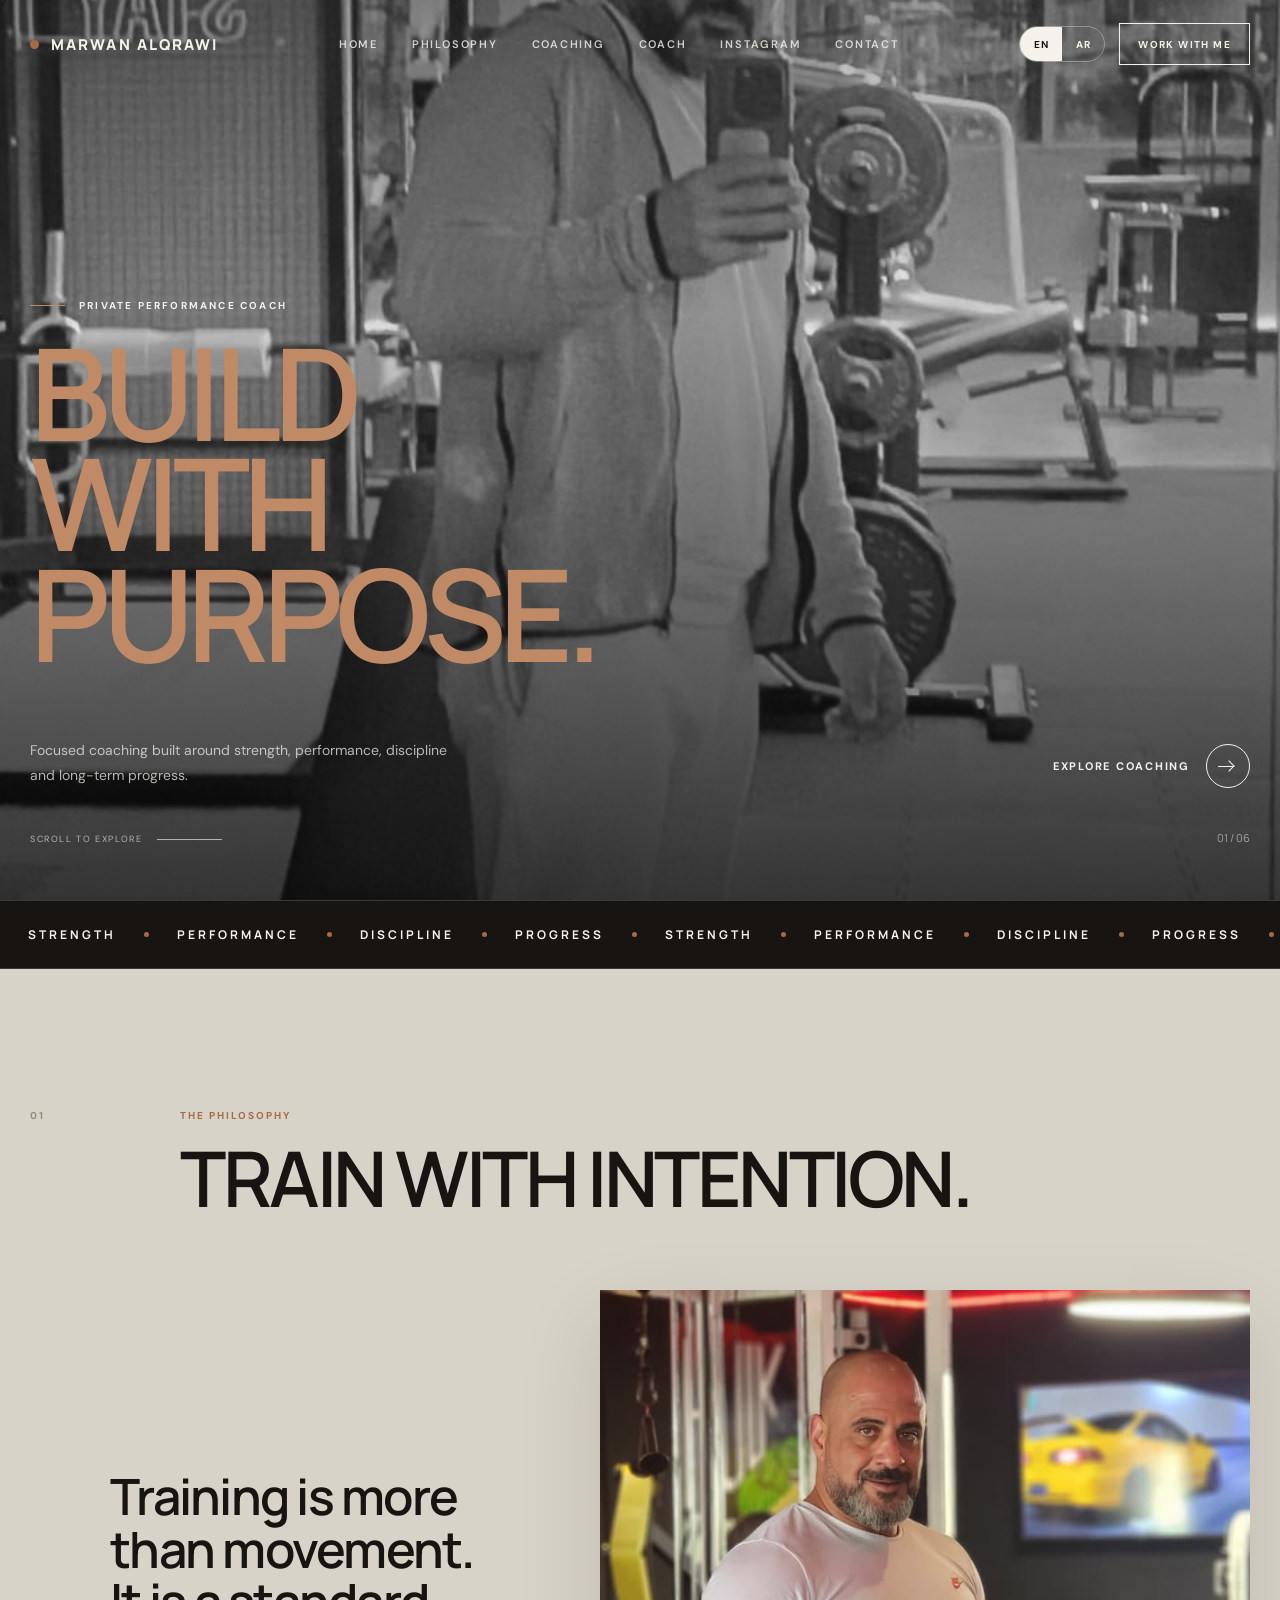
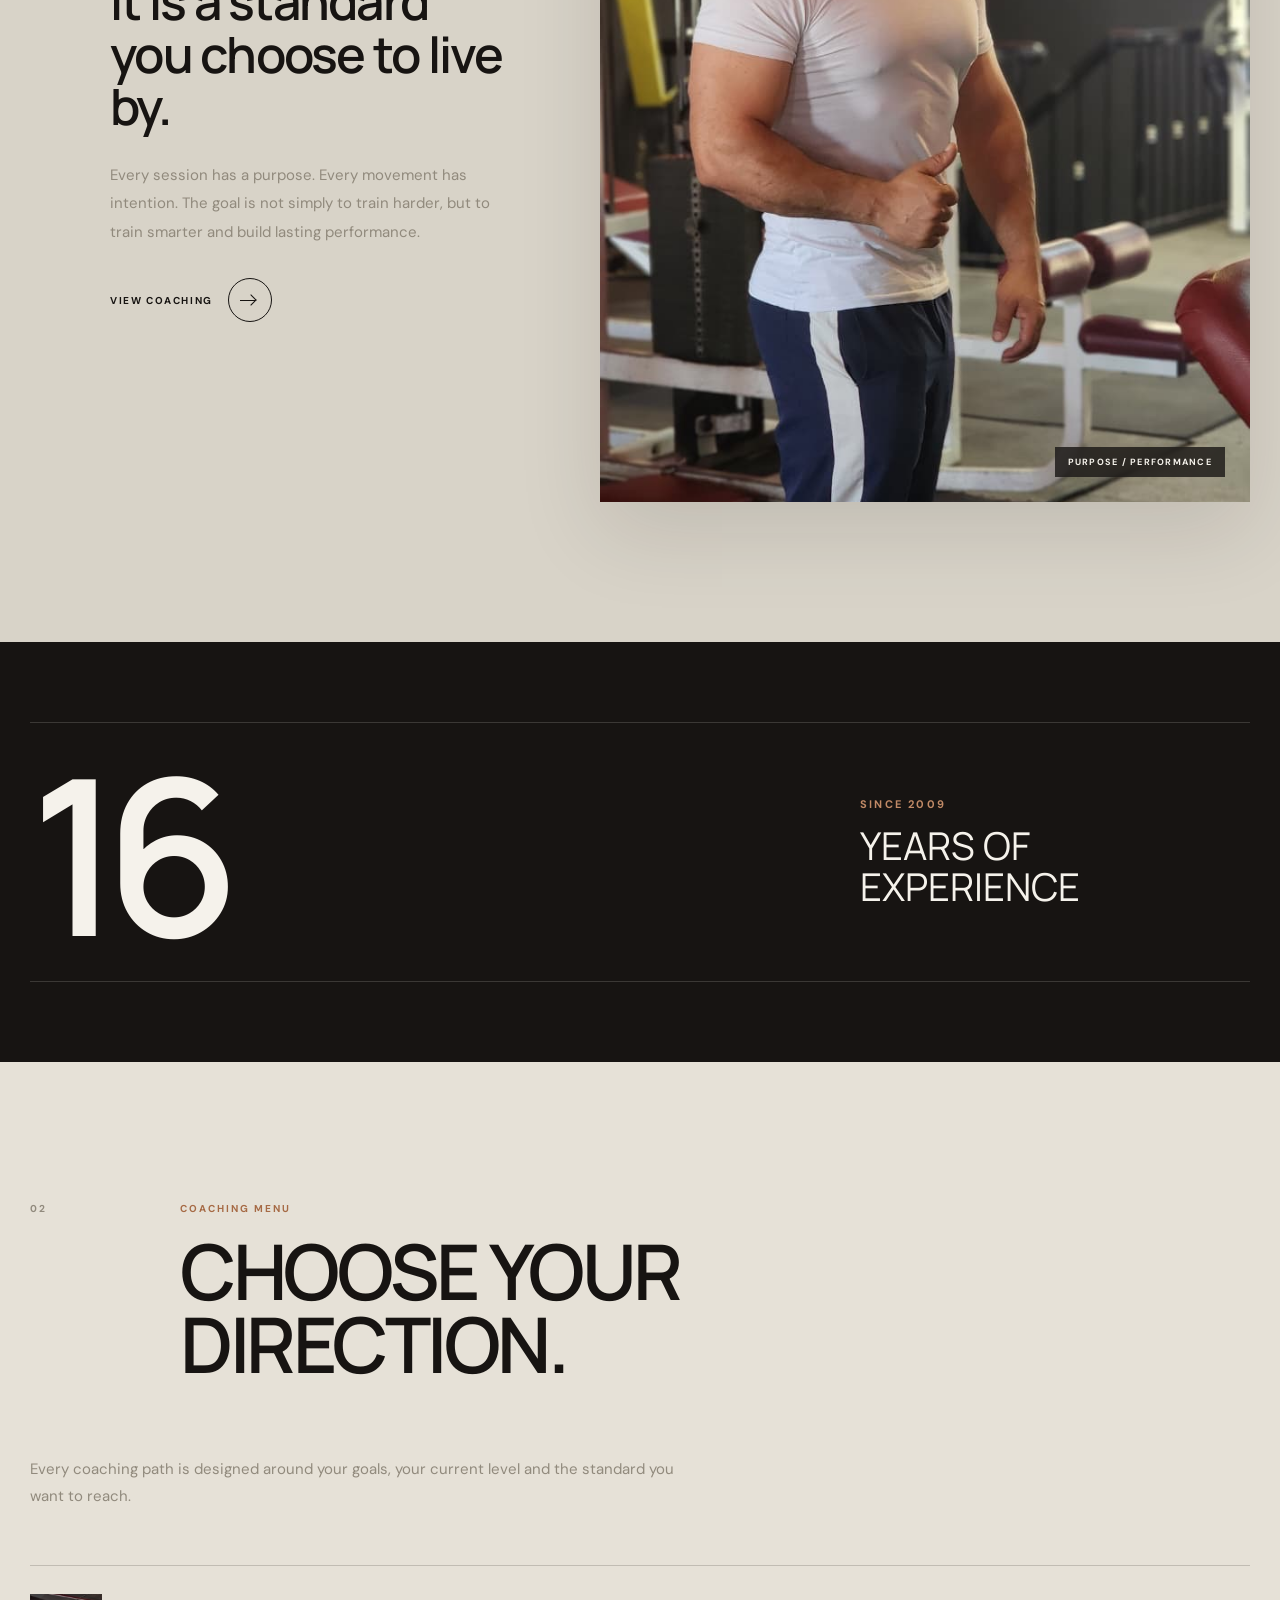
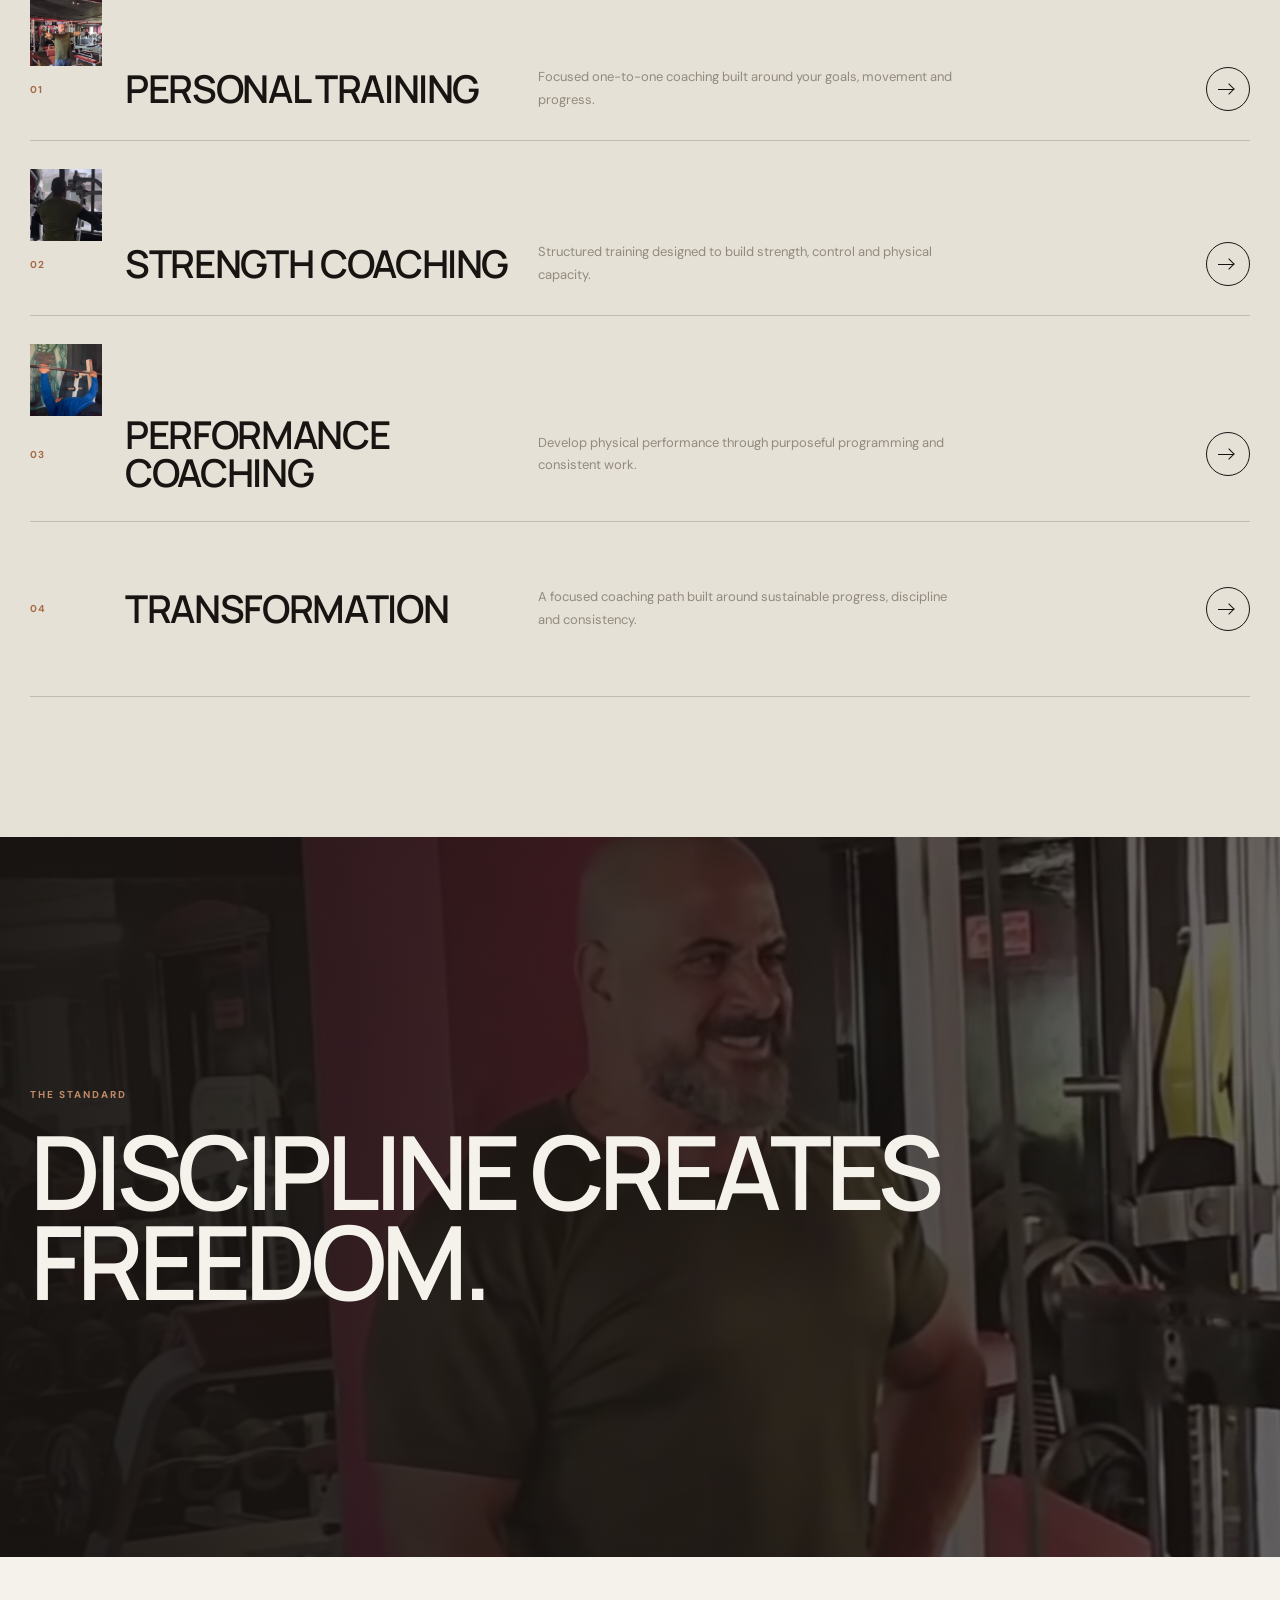
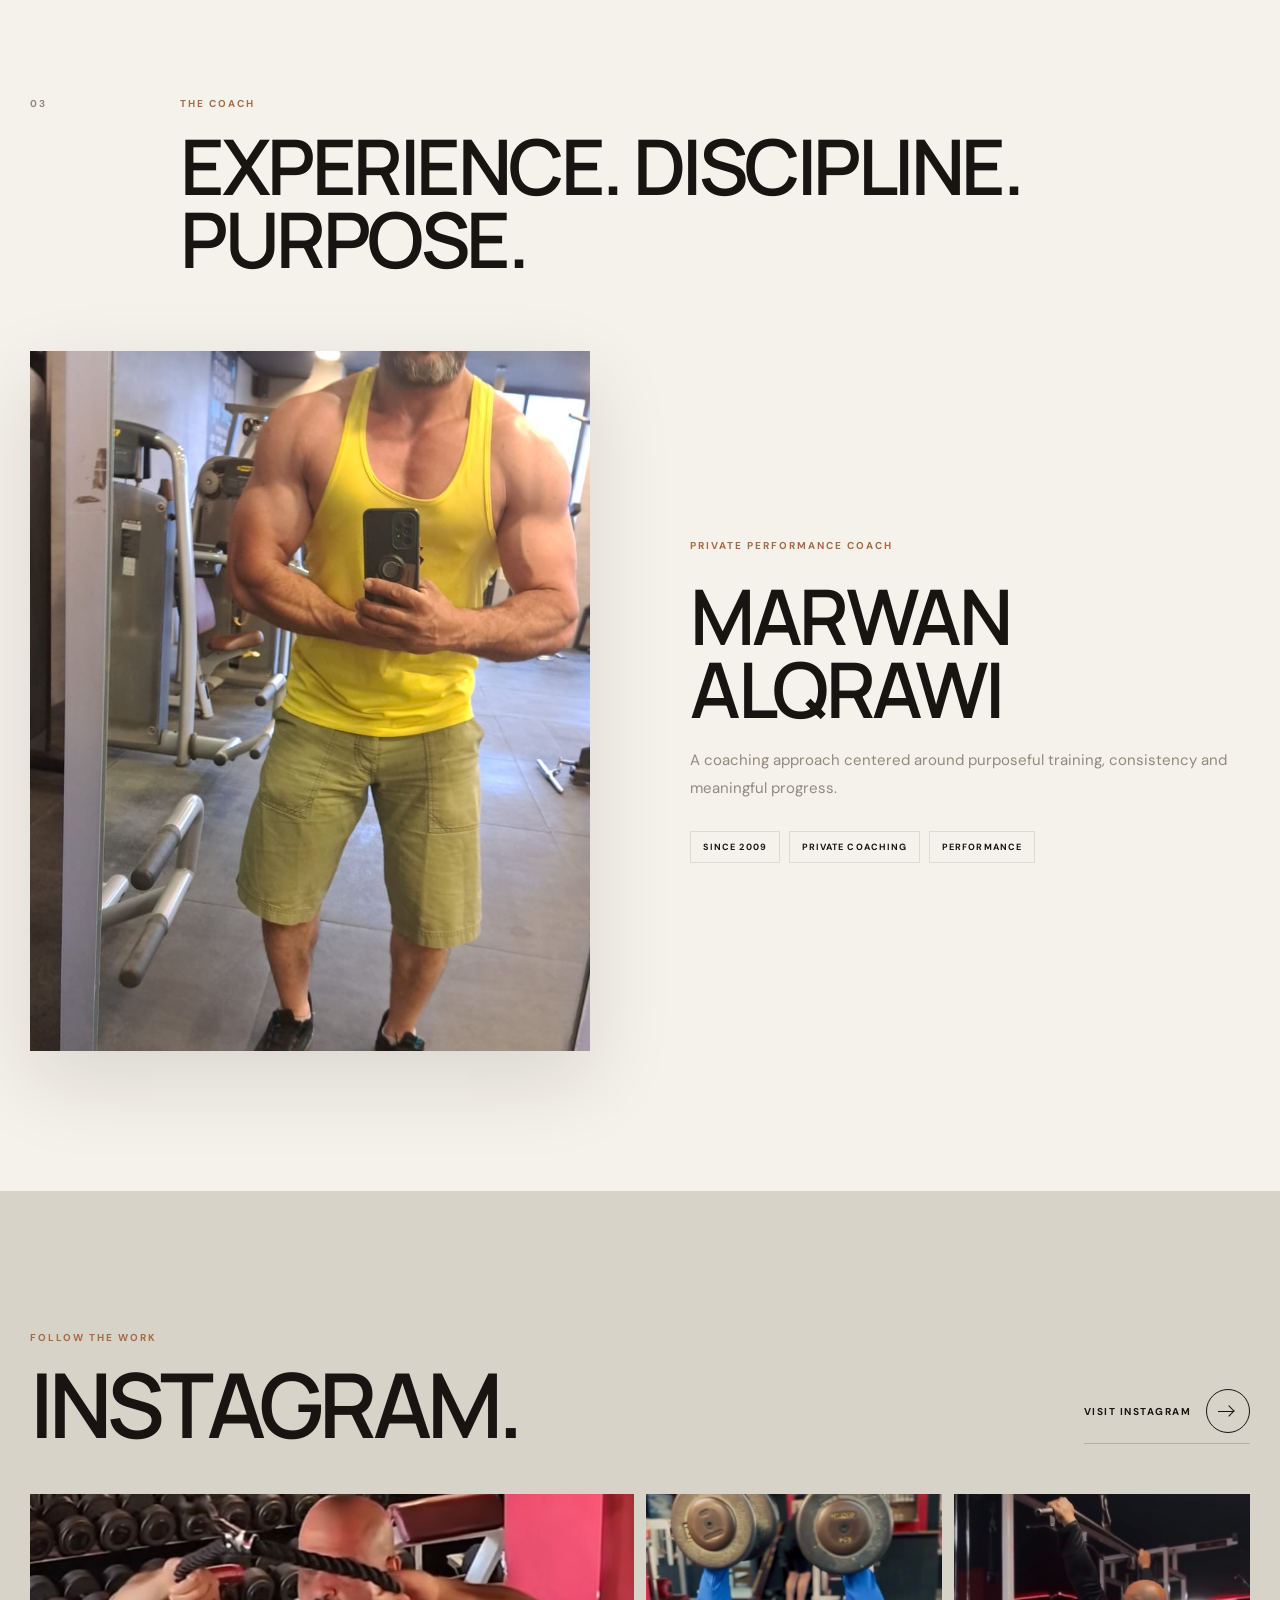
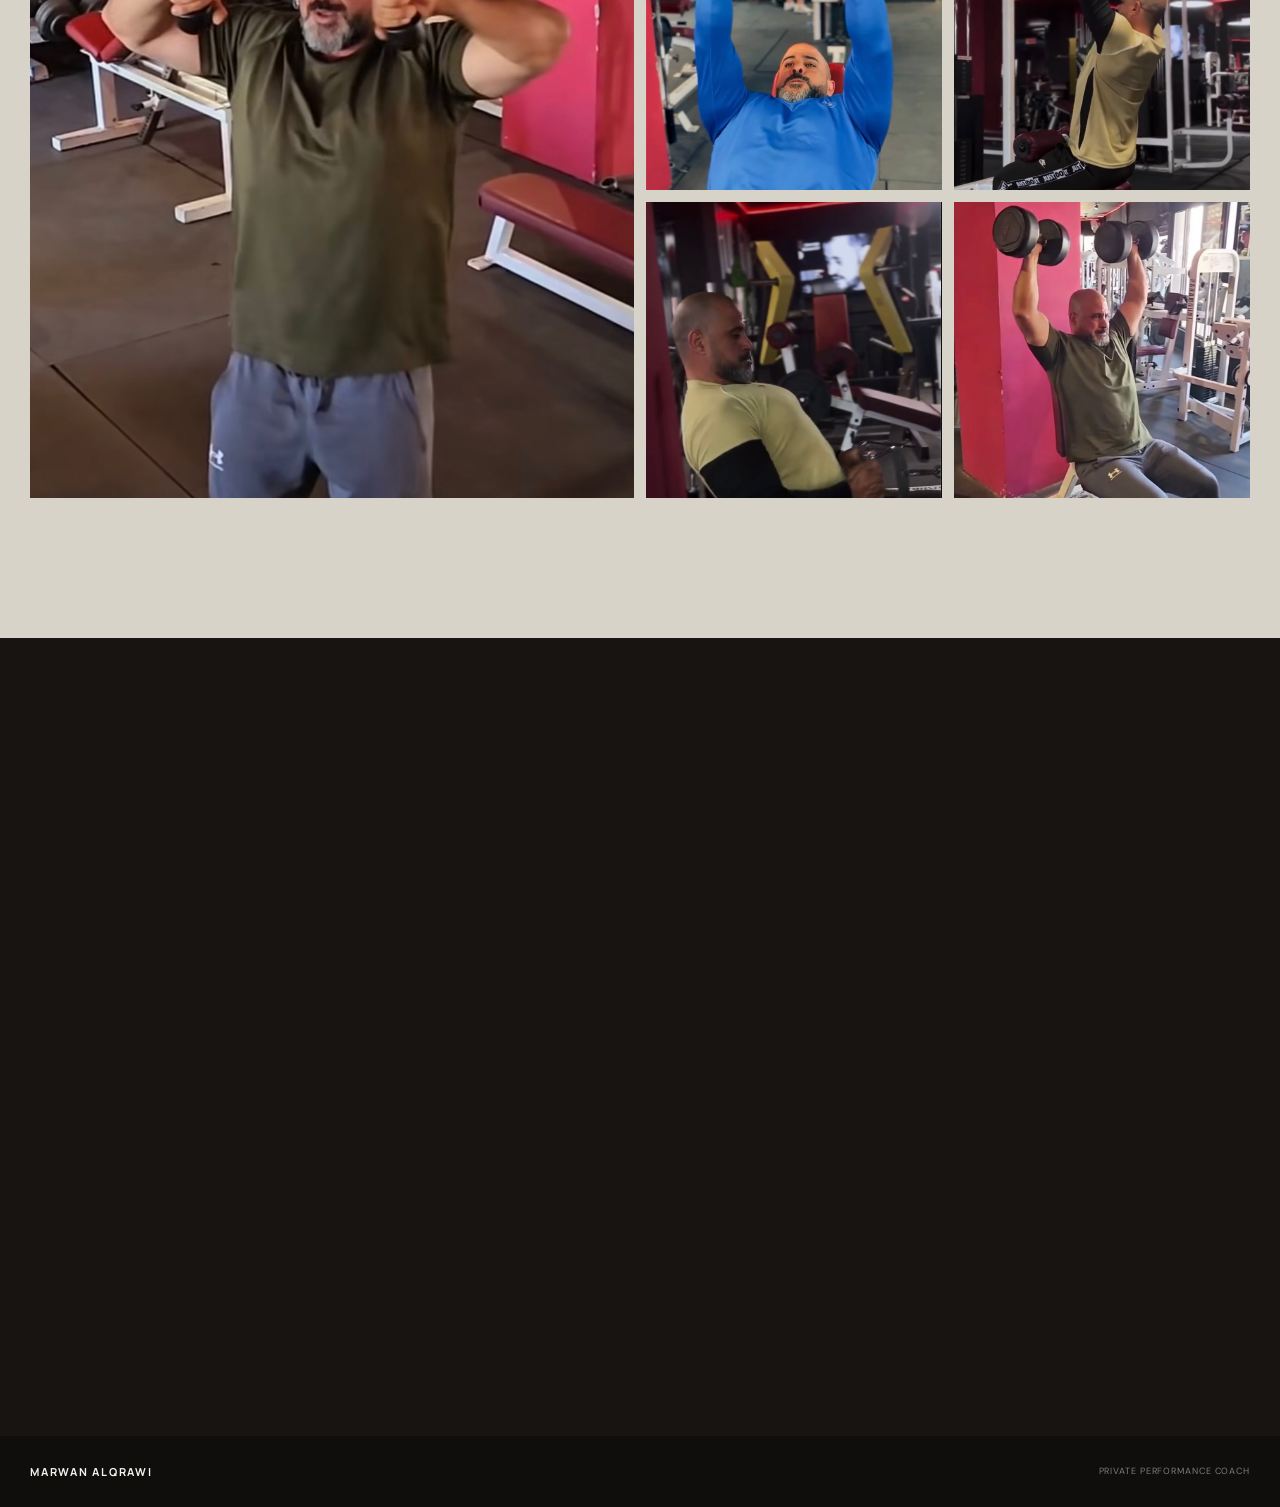
<file: index.html>
<!DOCTYPE html>
<html lang="en" dir="ltr">
<head>
    <meta charset="UTF-8">
    <meta name="viewport" content="width=device-width, initial-scale=1.0">

    <title>Marwan Alqrawi | Private Performance Coach</title>

    <meta
        name="description"
        content="Marwan Alqrawi — private performance coaching, strength, personal training and transformation."
    >

    <link rel="stylesheet" href="style.css">
</head>

<body>

<!-- =====================================================
     LOADER
     ===================================================== -->

<div class="loader" id="loader">
    <div class="loader-inner">
        <div class="loader-brand">MARWAN ALQRAWI</div>
        <div class="loader-line"></div>
    </div>
</div>

<!-- =====================================================
     CUSTOM CURSOR
     ===================================================== -->

<div class="cursor" id="cursor"></div>

<!-- =====================================================
     NAVBAR
     ===================================================== -->

<header class="navbar" id="navbar">

    <div class="nav-container">

        <a href="#home" class="brand">
            <span class="brand-mark"></span>
            <span data-i18n="brand">MARWAN ALQRAWI</span>
        </a>

        <nav class="desktop-nav">

            <a href="#home" data-i18n="nav_home">HOME</a>
            <a href="#philosophy" data-i18n="nav_philosophy">PHILOSOPHY</a>
            <a href="#programs" data-i18n="nav_coaching">COACHING</a>
            <a href="#coach" data-i18n="nav_coach">COACH</a>
            <a href="#instagram" data-i18n="nav_instagram">INSTAGRAM</a>
            <a href="#contact" data-i18n="nav_contact">CONTACT</a>

        </nav>

        <div class="nav-actions">

            <div class="language-switcher">

                <button
                    class="language-btn active"
                    data-lang="en"
                    type="button"
                    aria-label="Switch to English"
                >
                    EN
                </button>

                <button
                    class="language-btn"
                    data-lang="ar"
                    type="button"
                    aria-label="Switch to Arabic"
                >
                    AR
                </button>

            </div>

            <a
                href="#contact"
                class="nav-cta"
                data-i18n="nav_cta"
            >
                WORK WITH ME
            </a>

        </div>

        <button
            class="menu-toggle"
            id="menuToggle"
            type="button"
            aria-label="Open menu"
            aria-expanded="false"
        >
            <span></span>
            <span></span>
        </button>

    </div>

</header>

<!-- =====================================================
     MOBILE MENU
     ===================================================== -->

<div class="mobile-menu" id="mobileMenu">

    <nav class="mobile-nav">

        <a href="#home" data-i18n="nav_home">HOME</a>
        <a href="#philosophy" data-i18n="nav_philosophy">PHILOSOPHY</a>
        <a href="#programs" data-i18n="nav_coaching">COACHING</a>
        <a href="#coach" data-i18n="nav_coach">COACH</a>
        <a href="#instagram" data-i18n="nav_instagram">INSTAGRAM</a>
        <a href="#contact" data-i18n="nav_contact">CONTACT</a>

    </nav>

    <div class="mobile-language">

        <button
            class="mobile-language-btn active"
            data-lang="en"
            type="button"
        >
            ENGLISH
        </button>

        <button
            class="mobile-language-btn"
            data-lang="ar"
            type="button"
        >
            العربية
        </button>

    </div>

    <a
        href="#contact"
        class="mobile-cta"
        data-i18n="nav_cta"
    >
        WORK WITH ME
    </a>

</div>

<!-- =====================================================
     HERO
     ===================================================== -->

<main>

<section class="hero" id="home">

    <div class="hero-media">

        <video
            class="hero-video"
            id="heroVideo"
            autoplay
            muted
            playsinline
            webkit-playsinline
            loop
            preload="auto"
        >
            <source src="hero-video.mp4" type="video/mp4">
        </video>

        <img
            class="hero-image"
            src="hero.jpg"
            alt="Marwan Alqrawi"
        >

    </div>

    <div class="hero-overlay"></div>
    <div class="hero-grain"></div>

    <div class="hero-content">

        <div class="hero-eyebrow">
            <span data-i18n="hero_eyebrow">
                PRIVATE PERFORMANCE COACH
            </span>
        </div>

        <h1 class="hero-title">
            <span data-i18n="hero_title_1">BUILD</span>
            <br>
            <span data-i18n="hero_title_2">WITH</span>
            <br>
            <span data-i18n="hero_title_3">PURPOSE.</span>
        </h1>

        <div class="hero-bottom">

            <p
                class="hero-description"
                data-i18n="hero_description"
            >
                Focused coaching built around strength, performance,
                discipline and long-term progress.
            </p>

            <a
                href="#programs"
                class="hero-link"
            >
                <span data-i18n="hero_link">
                    EXPLORE COACHING
                </span>

                <span class="premium-arrow"></span>
            </a>

        </div>

        <div class="hero-scroll">

            <span data-i18n="hero_scroll">
                SCROLL TO EXPLORE
            </span>

            <span class="scroll-line"></span>

        </div>

        <div class="hero-index">
            01 / 06
        </div>

    </div>

</section>

<!-- =====================================================
     MARQUEE
     ===================================================== -->

<section class="marquee-section">

    <div class="marquee">

        <div class="marquee-track">

            <span data-i18n="marquee_1">STRENGTH</span>
            <i class="marquee-dot"></i>

            <span data-i18n="marquee_2">PERFORMANCE</span>
            <i class="marquee-dot"></i>

            <span data-i18n="marquee_3">DISCIPLINE</span>
            <i class="marquee-dot"></i>

            <span data-i18n="marquee_4">PROGRESS</span>
            <i class="marquee-dot"></i>

            <span data-i18n="marquee_1">STRENGTH</span>
            <i class="marquee-dot"></i>

            <span data-i18n="marquee_2">PERFORMANCE</span>
            <i class="marquee-dot"></i>

            <span data-i18n="marquee_3">DISCIPLINE</span>
            <i class="marquee-dot"></i>

            <span data-i18n="marquee_4">PROGRESS</span>
            <i class="marquee-dot"></i>

        </div>

    </div>

</section>

<!-- =====================================================
     PHILOSOPHY
     ===================================================== -->

<section
    class="section philosophy-section"
    id="philosophy"
>

    <div class="section-container">

        <div class="section-heading reveal">

            <div class="section-number">
                01
            </div>

            <div>

                <div
                    class="section-label"
                    data-i18n="philosophy_label"
                >
                    THE PHILOSOPHY
                </div>

                <h2 data-i18n="philosophy_title">
                    TRAIN WITH INTENTION.
                </h2>

            </div>

        </div>

        <div class="philosophy-grid">

            <div class="philosophy-copy reveal">

                <h3 data-i18n="philosophy_heading">
                    Training is more than movement.
                    It is a standard you choose to live by.
                </h3>

                <p data-i18n="philosophy_text">
                    Every session has a purpose. Every movement has
                    intention. The goal is not simply to train harder,
                    but to train smarter and build lasting performance.
                </p>

                <a
                    href="#programs"
                    class="text-link"
                >

                    <span data-i18n="philosophy_link">
                        VIEW COACHING
                    </span>

                    <span class="premium-arrow"></span>

                </a>

            </div>

            <div class="philosophy-image reveal">

                <div class="image-frame">

                    <img
                        src="philosophy.jpg"
                        alt="Training philosophy"
                        loading="lazy"
                    >

                    <div
                        class="image-caption"
                        data-i18n="philosophy_caption"
                    >
                        PURPOSE / PERFORMANCE
                    </div>

                </div>

            </div>

        </div>

    </div>

</section>

<!-- =====================================================
     EXPERIENCE
     ===================================================== -->

<section class="stats-section">

    <div class="stats-container">

        <div class="stat reveal">

            <div class="stat-number">
                16
            </div>

            <div class="stat-copy">

                <strong data-i18n="experience_small">
                    SINCE 2009
                </strong>

                <span data-i18n="experience_title">
                    YEARS OF EXPERIENCE
                </span>

            </div>

        </div>

    </div>

</section>

<!-- =====================================================
     COACHING MENU
     ===================================================== -->

<section
    class="section programs-section"
    id="programs"
>

    <div class="section-container">

        <div class="section-heading reveal">

            <div class="section-number">
                02
            </div>

            <div>

                <div
                    class="section-label"
                    data-i18n="programs_label"
                >
                    COACHING MENU
                </div>

                <h2 data-i18n="programs_title">
                    CHOOSE YOUR DIRECTION.
                </h2>

            </div>

        </div>

        <p
            class="programs-intro reveal"
            data-i18n="programs_intro"
        >
            Every coaching path is designed around your goals,
            your current level and the standard you want to reach.
        </p>

        <div class="programs-grid">

            <!-- PERSONAL TRAINING -->

            <a
                href="#contact"
                class="program-card reveal"
                data-tilt
            >

                <div class="program-image">

                    <img
                        src="training-01.jpg"
                        alt="Personal training"
                        loading="lazy"
                    >

                </div>

                <div class="program-content">

                    <div
                        class="program-top"
                        data-i18n="service_1_number"
                    >
                        01
                    </div>

                    <h3 data-i18n="service_1_title">
                        PERSONAL TRAINING
                    </h3>

                    <p data-i18n="service_1_text">
                        Focused one-to-one coaching built around
                        your goals, movement and progress.
                    </p>

                </div>

                <span class="premium-arrow"></span>

            </a>

            <!-- STRENGTH -->

            <a
                href="#contact"
                class="program-card reveal"
                data-tilt
            >

                <div class="program-image">

                    <img
                        src="training-02.jpg"
                        alt="Strength coaching"
                        loading="lazy"
                    >

                </div>

                <div class="program-content">

                    <div
                        class="program-top"
                        data-i18n="service_2_number"
                    >
                        02
                    </div>

                    <h3 data-i18n="service_2_title">
                        STRENGTH COACHING
                    </h3>

                    <p data-i18n="service_2_text">
                        Structured training designed to build
                        strength, control and physical capacity.
                    </p>

                </div>

                <span class="premium-arrow"></span>

            </a>

            <!-- PERFORMANCE -->

            <a
                href="#contact"
                class="program-card reveal"
                data-tilt
            >

                <div class="program-image">

                    <img
                        src="training-03.jpg"
                        alt="Performance coaching"
                        loading="lazy"
                    >

                </div>

                <div class="program-content">

                    <div
                        class="program-top"
                        data-i18n="service_3_number"
                    >
                        03
                    </div>

                    <h3 data-i18n="service_3_title">
                        PERFORMANCE COACHING
                    </h3>

                    <p data-i18n="service_3_text">
                        Develop physical performance through
                        purposeful programming and consistent work.
                    </p>

                </div>

                <span class="premium-arrow"></span>

            </a>

            <!-- TRANSFORMATION -->

            <a
                href="#contact"
                class="program-card no-image reveal"
                data-tilt
            >

                <div class="program-content">

                    <div
                        class="program-top"
                        data-i18n="service_4_number"
                    >
                        04
                    </div>

                    <h3 data-i18n="service_4_title">
                        TRANSFORMATION
                    </h3>

                    <p data-i18n="service_4_text">
                        A focused coaching path built around
                        sustainable progress, discipline and consistency.
                    </p>

                </div>

                <span class="premium-arrow"></span>

            </a>

        </div>

    </div>

</section>

<!-- =====================================================
     STATEMENT
     ===================================================== -->

<section class="statement-section">

    <div class="statement-image">

        <img
            src="statement.jpg"
            alt="Marwan Alqrawi training"
            loading="lazy"
        >

    </div>

    <div class="statement-overlay"></div>

    <div class="statement-content reveal">

        <div
            class="statement-label"
            data-i18n="statement_label"
        >
            THE STANDARD
        </div>

        <h2 data-i18n="statement_title">
            DISCIPLINE
            <br>
            CREATES
            <br>
            FREEDOM.
        </h2>

    </div>

</section>

<!-- =====================================================
     COACH
     ===================================================== -->

<section
    class="section coach-section"
    id="coach"
>

    <div class="section-container">

        <div class="section-heading reveal">

            <div class="section-number">
                03
            </div>

            <div>

                <div
                    class="section-label"
                    data-i18n="coach_label"
                >
                    THE COACH
                </div>

                <h2 data-i18n="coach_title">
                    EXPERIENCE.
                    <br>
                    DISCIPLINE.
                    <br>
                    PURPOSE.
                </h2>

            </div>

        </div>

        <div class="coach-grid">

            <div class="coach-image reveal">

                <img
                    src="trainer.jpg"
                    alt="Marwan Alqrawi"
                    loading="lazy"
                >

            </div>

            <div class="coach-copy reveal">

                <div
                    class="coach-role"
                    data-i18n="coach_role"
                >
                    PRIVATE PERFORMANCE COACH
                </div>

                <h2>
                    MARWAN
                    <br>
                    ALQRAWI
                </h2>

                <p data-i18n="coach_text">
                    A coaching approach centered around
                    purposeful training, consistency and
                    meaningful progress.
                </p>

                <div class="coach-credentials">

                    <span data-i18n="credential_1">
                        SINCE 2009
                    </span>

                    <span data-i18n="credential_2">
                        PRIVATE COACHING
                    </span>

                    <span data-i18n="credential_3">
                        PERFORMANCE
                    </span>

                </div>

            </div>

        </div>

    </div>

</section>

<!-- =====================================================
     INSTAGRAM
     ===================================================== -->

<section
    class="section instagram-section"
    id="instagram"
>

    <div class="section-container">

        <div class="instagram-header reveal">

            <div>

                <div
                    class="section-label"
                    data-i18n="instagram_label"
                >
                    FOLLOW THE WORK
                </div>

                <h2 data-i18n="instagram_title">
                    INSTAGRAM.
                </h2>

            </div>

            <a
                href="https://www.instagram.com/marwanalqasrawi/"
                target="_blank"
                rel="noopener noreferrer"
                class="instagram-link"
            >

                <span data-i18n="instagram_link">
                    VISIT INSTAGRAM
                </span>

                <span class="premium-arrow"></span>

            </a>

        </div>

        <div class="instagram-grid">

            <a
                href="https://www.instagram.com/marwanalqasrawi/"
                target="_blank"
                rel="noopener noreferrer"
                class="instagram-item instagram-item-large reveal"
                data-tilt
            >

                <img
                    src="gallery-01.jpg"
                    alt="Marwan Alqrawi Instagram"
                    loading="lazy"
                >

                <span class="premium-arrow"></span>

            </a>

            <a
                href="https://www.instagram.com/marwanalqasrawi/"
                target="_blank"
                rel="noopener noreferrer"
                class="instagram-item reveal"
                data-tilt
            >

                <img
                    src="gallery-02.jpg"
                    alt="Training"
                    loading="lazy"
                >

                <span class="premium-arrow"></span>

            </a>

            <a
                href="https://www.instagram.com/marwanalqasrawi/"
                target="_blank"
                rel="noopener noreferrer"
                class="instagram-item reveal"
                data-tilt
            >

                <img
                    src="gallery-03.jpg"
                    alt="Training"
                    loading="lazy"
                >

                <span class="premium-arrow"></span>

            </a>

            <a
                href="https://www.instagram.com/marwanalqasrawi/"
                target="_blank"
                rel="noopener noreferrer"
                class="instagram-item reveal"
                data-tilt
            >

                <img
                    src="gallery-04.jpg"
                    alt="Training"
                    loading="lazy"
                >

                <span class="premium-arrow"></span>

            </a>

            <a
                href="https://www.instagram.com/marwanalqasrawi/"
                target="_blank"
                rel="noopener noreferrer"
                class="instagram-item reveal"
                data-tilt
            >

                <img
                    src="gallery-05.jpg"
                    alt="Training"
                    loading="lazy"
                >

                <span class="premium-arrow"></span>

            </a>

        </div>

    </div>

</section>

<!-- =====================================================
     CONTACT
     ===================================================== -->

<section
    class="contact-section"
    id="contact"
>

    <div class="contact-container reveal">

        <h2 data-i18n="contact_title">
            READY TO
            <br>
            RAISE THE
            <br>
            STANDARD?
        </h2>

        <div class="contact-actions">

            <!-- WHATSAPP -->

            <a
                href="https://wa.me/962780666720"
                target="_blank"
                rel="noopener noreferrer"
                class="contact-primary"
            >

                <div>

                    <span
                        class="contact-label"
                        data-i18n="whatsapp_label"
                    >
                        WHATSAPP
                    </span>

                    <span class="contact-value">
                        +962 780 666 720
                    </span>

                </div>

                <span class="premium-arrow"></span>

            </a>

            <!-- INSTAGRAM -->

            <a
                href="https://www.instagram.com/marwanalqasrawi/"
                target="_blank"
                rel="noopener noreferrer"
                class="contact-secondary"
            >

                <div>

                    <span
                        class="contact-label"
                        data-i18n="instagram_contact_label"
                    >
                        INSTAGRAM
                    </span>

                    <span class="contact-value">
                        @marwanalqasrawi
                    </span>

                </div>

                <span class="premium-arrow"></span>

            </a>

        </div>

        <div class="contact-location">

            <span data-i18n="contact_location">
                PRIVATE COACHING
            </span>

            <span>
                2009 — 2026
            </span>

        </div>

    </div>

</section>

</main>

<!-- =====================================================
     FOOTER
     ===================================================== -->

<footer class="footer">

    <div class="footer-container">

        <div class="footer-brand">
            MARWAN ALQRAWI
        </div>

        <div
            class="footer-copy"
            data-i18n="footer_copy"
        >
            PRIVATE PERFORMANCE COACH
        </div>

    </div>

</footer>

<script src="script.js"></script>

</body>
</html>
</file>
<file: style.css>
/* =========================================================
   MARWAN ALQASRAWI — PRIVATE COACH
   PREMIUM SOFT-STONE DESIGN SYSTEM
   ========================================================= */

@import url('https://fonts.googleapis.com/css2?family=Cairo:wght@400;500;600;700&family=DM+Sans:wght@400;500;600;700&family=Manrope:wght@400;500;600;700;800&display=swap');

/* =========================================================
   ROOT
   ========================================================= */

:root {
    --stone: #d8d3c8;
    --stone-light: #e6e1d7;
    --ivory: #f5f2eb;

    --espresso: #171412;
    --espresso-soft: #211d1a;

    --taupe: #918a7d;
    --taupe-light: #b6afa3;

    --copper: #a66a45;
    --copper-light: #c18a66;

    --line: rgba(23, 20, 18, .18);
    --soft-line: rgba(23, 20, 18, .10);
    --dark-line: rgba(245, 242, 235, .16);

    --serif: "Manrope", sans-serif;
    --sans: "DM Sans", sans-serif;
    --arabic: "Cairo", sans-serif;

    --container: 1380px;
    --nav-height: 88px;

    --ease: cubic-bezier(.16, 1, .3, 1);
    --ease-soft: cubic-bezier(.22, 1, .36, 1);

    --shadow: 0 30px 80px rgba(23, 20, 18, .12);
}

/* =========================================================
   RESET
   ========================================================= */

* {
    margin: 0;
    padding: 0;
    box-sizing: border-box;
}

html {
    scroll-behavior: smooth;
    background: var(--stone);
}

body {
    background: var(--stone);
    color: var(--espresso);
    font-family: var(--sans);
    overflow-x: hidden;
    -webkit-font-smoothing: antialiased;
    text-rendering: optimizeLegibility;
}

body.rtl {
    font-family: var(--arabic);
}

body.menu-open {
    overflow: hidden;
}

img,
video {
    display: block;
    max-width: 100%;
}

button,
a {
    font: inherit;
}

button {
    border: 0;
    background: none;
    cursor: pointer;
}

a {
    color: inherit;
    text-decoration: none;
}

::selection {
    background: var(--espresso);
    color: var(--stone);
}

/* =========================================================
   LOADER
   ========================================================= */

.loader {
    position: fixed;
    inset: 0;
    z-index: 9999;

    display: flex;
    align-items: center;
    justify-content: center;

    background: var(--espresso);
    color: var(--ivory);

    transition:
        opacity .8s var(--ease),
        visibility .8s var(--ease);
}

.loader.loaded {
    opacity: 0;
    visibility: hidden;
    pointer-events: none;
}

.loader-inner {
    text-align: center;
}

.loader-brand {
    font-family: var(--serif);
    font-size: 14px;
    font-weight: 700;
    letter-spacing: .25em;
    text-transform: uppercase;
}

.loader-line {
    width: 110px;
    height: 1px;
    margin: 22px auto 0;

    background: rgba(245, 242, 235, .22);
    overflow: hidden;
}

.loader-line::after {
    content: "";
    display: block;

    width: 45%;
    height: 100%;

    background: var(--copper);

    animation: loaderLine 1.3s ease infinite;
}

@keyframes loaderLine {
    0% {
        transform: translateX(-120%);
    }

    100% {
        transform: translateX(320%);
    }
}

/* =========================================================
   CUSTOM CURSOR
   ========================================================= */

.cursor {
    position: fixed;
    top: 0;
    left: 0;

    width: 12px;
    height: 12px;

    border: 1px solid var(--espresso);
    border-radius: 50%;

    pointer-events: none;
    z-index: 10000;

    transform: translate(-50%, -50%);
    transition:
        width .25s var(--ease),
        height .25s var(--ease),
        background .25s ease,
        border-color .25s ease;
}

.cursor.hover {
    width: 42px;
    height: 42px;
    background: rgba(166, 106, 69, .08);
    border-color: var(--copper);
}

@media (max-width: 760px) {
    .cursor {
        display: none;
    }
}

/* =========================================================
   NAVBAR
   ========================================================= */

.navbar {
    position: fixed;
    top: 0;
    left: 0;

    width: 100%;
    height: var(--nav-height);

    z-index: 900;

    color: var(--ivory);

    transition:
        background .45s var(--ease),
        color .45s var(--ease),
        backdrop-filter .45s ease,
        box-shadow .45s ease;
}

.navbar.scrolled {
    color: var(--espresso);
    background: rgba(216, 211, 200, .90);
    backdrop-filter: blur(18px);
    box-shadow: 0 10px 40px rgba(23, 20, 18, .08);
}

.nav-container {
    width: min(calc(100% - 60px), var(--container));
    height: 100%;

    margin: auto;

    display: flex;
    align-items: center;
    justify-content: space-between;
    gap: 30px;
}

.brand {
    display: flex;
    align-items: center;
    gap: 12px;

    font-family: var(--serif);
    font-size: 15px;
    font-weight: 800;
    letter-spacing: .14em;
    text-transform: uppercase;

    white-space: nowrap;
}

.brand-mark {
    width: 9px;
    height: 9px;

    background: var(--copper);
    border-radius: 50%;
}

.desktop-nav {
    display: flex;
    align-items: center;
    gap: 34px;
}

.desktop-nav a {
    position: relative;

    font-size: 11px;
    font-weight: 600;
    letter-spacing: .16em;
    text-transform: uppercase;

    opacity: .82;

    transition:
        opacity .3s ease,
        color .3s ease;
}

.desktop-nav a::after {
    content: "";

    position: absolute;
    left: 0;
    bottom: -8px;

    width: 0;
    height: 1px;

    background: currentColor;

    transition: width .4s var(--ease);
}

.desktop-nav a:hover {
    opacity: 1;
}

.desktop-nav a:hover::after {
    width: 100%;
}

.nav-actions {
    display: flex;
    align-items: center;
    gap: 14px;
}

.language-switcher {
    display: flex;
    align-items: center;

    border: 1px solid rgba(245, 242, 235, .35);
    border-radius: 999px;
    overflow: hidden;
}

.navbar.scrolled .language-switcher {
    border-color: var(--line);
}

.language-btn {
    min-width: 42px;
    height: 34px;

    padding: 0 10px;

    color: inherit;

    font-size: 10px;
    font-weight: 700;
    letter-spacing: .1em;

    transition:
        background .3s ease,
        color .3s ease;
}

.language-btn.active {
    background: var(--ivory);
    color: var(--espresso);
}

.navbar.scrolled .language-btn.active {
    background: var(--espresso);
    color: var(--ivory);
}

.nav-cta {
    display: inline-flex;
    align-items: center;
    gap: 12px;

    min-height: 42px;
    padding: 0 18px;

    border: 1px solid currentColor;

    font-size: 10px;
    font-weight: 700;
    letter-spacing: .14em;
    text-transform: uppercase;

    transition:
        background .35s var(--ease),
        color .35s var(--ease),
        transform .35s var(--ease);
}

.nav-cta:hover {
    background: var(--ivory);
    color: var(--espresso);
    transform: translateY(-2px);
}

.navbar.scrolled .nav-cta:hover {
    background: var(--espresso);
    color: var(--ivory);
}

/* =========================================================
   MOBILE MENU BUTTON
   ========================================================= */

.menu-toggle {
    display: none;

    width: 42px;
    height: 42px;

    border: 1px solid currentColor;

    align-items: center;
    justify-content: center;
    flex-direction: column;
    gap: 5px;
}

.menu-toggle span {
    width: 17px;
    height: 1px;
    background: currentColor;

    transition:
        transform .35s var(--ease),
        width .35s var(--ease);
}

.menu-toggle.active span:first-child {
    transform: translateY(3px) rotate(45deg);
}

.menu-toggle.active span:last-child {
    transform: translateY(-3px) rotate(-45deg);
}

.mobile-menu {
    position: fixed;
    inset: 0;

    z-index: 850;

    padding: 120px 30px 40px;

    background: var(--espresso);
    color: var(--ivory);

    opacity: 0;
    visibility: hidden;
    pointer-events: none;

    transform: translateY(-15px);

    transition:
        opacity .45s var(--ease),
        visibility .45s var(--ease),
        transform .45s var(--ease);
}

.mobile-menu.active {
    opacity: 1;
    visibility: visible;
    pointer-events: auto;
    transform: translateY(0);
}

.mobile-nav {
    display: flex;
    flex-direction: column;
}

.mobile-nav a {
    padding: 21px 0;

    border-bottom: 1px solid var(--dark-line);

    font-family: var(--serif);
    font-size: clamp(30px, 9vw, 55px);
    font-weight: 600;

    transition:
        color .3s ease,
        padding-left .35s var(--ease);
}

.mobile-nav a:hover {
    color: var(--copper-light);
    padding-left: 10px;
}

.mobile-language {
    display: flex;
    gap: 8px;
    margin-top: 28px;
}

.mobile-language-btn {
    padding: 10px 15px;

    border: 1px solid var(--dark-line);

    color: var(--ivory);

    font-size: 11px;
    font-weight: 700;
}

.mobile-language-btn.active {
    background: var(--ivory);
    color: var(--espresso);
}

.mobile-cta {
    display: inline-flex;
    margin-top: 25px;

    padding: 15px 20px;

    border: 1px solid var(--copper);

    color: var(--copper-light);

    font-size: 11px;
    font-weight: 700;
    letter-spacing: .12em;
}

/* =========================================================
   HERO
   ========================================================= */

.hero {
    position: relative;

    min-height: 100svh;

    display: flex;
    align-items: flex-end;

    overflow: hidden;

    background: var(--espresso);
    color: var(--ivory);
}

.hero-media {
    position: absolute;
    inset: 0;
}

.hero-video,
.hero-image {
    position: absolute;
    inset: 0;

    width: 100%;
    height: 100%;

    object-fit: cover;

    transition:
        opacity 1s var(--ease),
        transform 1.2s var(--ease);
}

.hero-video {
    z-index: 1;
}

.hero-image {
    z-index: 2;
    opacity: 1;
    object-position: center;
}

.hero-video.playing + .hero-image {
    opacity: 0;
}

.hero-video.error {
    display: none;
}

.hero-video.error + .hero-image {
    opacity: 1;
}

.hero-overlay {
    position: absolute;
    inset: 0;
    z-index: 3;

    background:
        linear-gradient(
            180deg,
            rgba(0, 0, 0, .30) 0%,
            rgba(0, 0, 0, .08) 35%,
            rgba(0, 0, 0, .68) 100%
        );
}

.hero-grain {
    position: absolute;
    inset: 0;
    z-index: 4;

    pointer-events: none;

    opacity: .07;

    background-image:
        url("data:image/svg+xml,%3Csvg viewBox='0 0 180 180' xmlns='http://www.w3.org/2000/svg'%3E%3Cfilter id='n'%3E%3CfeTurbulence type='fractalNoise' baseFrequency='.85' numOctaves='3' stitchTiles='stitch'/%3E%3C/filter%3E%3Crect width='100%25' height='100%25' filter='url(%23n)' opacity='.5'/%3E%3C/svg%3E");

    mix-blend-mode: overlay;
}

.hero-content {
    position: relative;
    z-index: 5;

    width: min(calc(100% - 60px), var(--container));

    margin: 0 auto;
    padding: 180px 0 55px;
}

.hero-eyebrow {
    display: flex;
    align-items: center;
    gap: 14px;

    margin-bottom: 25px;

    font-size: 10px;
    font-weight: 700;
    letter-spacing: .22em;
    text-transform: uppercase;
}

.hero-eyebrow::before {
    content: "";

    width: 35px;
    height: 1px;

    background: var(--copper-light);
}

.hero-title {
    max-width: 1050px;

    font-family: var(--serif);
    font-size: clamp(58px, 10vw, 145px);
    line-height: .86;
    font-weight: 600;
    letter-spacing: -.055em;
}

.hero-title span {
    color: var(--copper-light);
}

.hero-bottom {
    display: grid;
    grid-template-columns: 1fr auto;

    align-items: end;

    gap: 40px;

    margin-top: 70px;
}

.hero-description {
    max-width: 430px;

    font-size: 14px;
    line-height: 1.8;

    color: rgba(245, 242, 235, .72);
}

.hero-link {
    display: inline-flex;
    align-items: center;
    gap: 16px;

    font-size: 11px;
    font-weight: 700;
    letter-spacing: .16em;
    text-transform: uppercase;
}

.hero-scroll {
    display: flex;
    align-items: center;
    gap: 14px;

    margin-top: 45px;

    font-size: 9px;
    letter-spacing: .18em;
    text-transform: uppercase;

    opacity: .65;
}

.scroll-line {
    width: 65px;
    height: 1px;
    background: currentColor;
}

.hero-index {
    position: absolute;
    right: 0;
    bottom: 55px;

    font-family: var(--serif);
    font-size: 11px;

    opacity: .55;
}

/* =========================================================
   PREMIUM CSS ARROWS
   ========================================================= */

.premium-arrow {
    position: relative;

    width: 44px;
    height: 44px;

    flex: 0 0 44px;

    display: inline-block;

    border: 1px solid currentColor;
    border-radius: 50%;

    transition:
        transform .5s var(--ease),
        background .35s ease,
        color .35s ease;
}

.premium-arrow::before {
    content: "";

    position: absolute;

    width: 15px;
    height: 1px;

    left: 11px;
    top: 21px;

    background: currentColor;
}

.premium-arrow::after {
    content: "";

    position: absolute;

    width: 7px;
    height: 7px;

    left: 18px;
    top: 17px;

    border-top: 1px solid currentColor;
    border-right: 1px solid currentColor;

    transform: rotate(45deg);

    transition: transform .35s var(--ease);
}

a:hover .premium-arrow,
.program-card:hover .premium-arrow,
.instagram-item:hover .premium-arrow,
.contact-primary:hover .premium-arrow,
.contact-secondary:hover .premium-arrow {
    transform: translate(5px, -5px);
    background: var(--copper);
    color: var(--ivory);
    border-color: var(--copper);
}

body.rtl .premium-arrow::before {
    left: 17px;
}

body.rtl .premium-arrow::after {
    left: 17px;
    transform: rotate(-135deg);
}

body.rtl a:hover .premium-arrow,
body.rtl .program-card:hover .premium-arrow,
body.rtl .instagram-item:hover .premium-arrow {
    transform: translate(-5px, -5px);
}

/* =========================================================
   REVEAL ANIMATIONS
   ========================================================= */

.reveal {
    opacity: 0;
    transform: translateY(35px);

    transition:
        opacity .9s var(--ease),
        transform .9s var(--ease);
}

.reveal.visible {
    opacity: 1;
    transform: translateY(0);
}

/* =========================================================
   MARQUEE
   ========================================================= */

.marquee-section {
    overflow: hidden;

    padding: 25px 0;

    background: var(--espresso);
    color: var(--ivory);

    border-top: 1px solid var(--dark-line);
    border-bottom: 1px solid var(--dark-line);
}

.marquee {
    overflow: hidden;
}

.marquee-track {
    display: flex;
    align-items: center;

    width: max-content;

    animation: marquee 28s linear infinite;
}

.marquee-track span {
    padding: 0 28px;

    font-family: var(--serif);
    font-size: 12px;
    font-weight: 700;

    letter-spacing: .25em;
    text-transform: uppercase;

    white-space: nowrap;
}

.marquee-track i,
.marquee-dot {
    display: block;

    width: 5px;
    height: 5px;

    flex: 0 0 5px;

    background: var(--copper);
    border-radius: 50%;
}

@keyframes marquee {
    from {
        transform: translateX(0);
    }

    to {
        transform: translateX(-50%);
    }
}

/* =========================================================
   GENERAL SECTIONS
   ========================================================= */

.section {
    position: relative;
    padding: 140px 0;
}

.section-container {
    width: min(calc(100% - 60px), var(--container));
    margin: 0 auto;
}

.section-heading {
    display: grid;
    grid-template-columns: 120px 1fr;
    gap: 30px;

    margin-bottom: 75px;
}

.section-number {
    font-size: 10px;
    font-weight: 700;
    letter-spacing: .15em;

    color: var(--taupe);
}

.section-label {
    margin-bottom: 20px;

    font-size: 10px;
    font-weight: 700;

    letter-spacing: .2em;
    text-transform: uppercase;

    color: var(--copper);
}

.section-heading h2 {
    max-width: 850px;

    font-family: var(--serif);
    font-size: clamp(40px, 6vw, 82px);
    line-height: .95;
    font-weight: 600;

    letter-spacing: -.045em;
}

/* =========================================================
   PHILOSOPHY
   ========================================================= */

.philosophy-section {
    background: var(--stone);
}

.philosophy-grid {
    display: grid;
    grid-template-columns: .85fr 1.15fr;
    gap: 90px;

    align-items: center;
}

.philosophy-copy {
    padding-left: 80px;
}

.philosophy-copy h3 {
    max-width: 650px;

    margin-bottom: 28px;

    font-family: var(--serif);
    font-size: clamp(28px, 4vw, 50px);
    line-height: 1.05;
    font-weight: 600;

    letter-spacing: -.035em;
}

.philosophy-copy p {
    max-width: 560px;

    font-size: 15px;
    line-height: 1.9;

    color: var(--taupe);
}

.philosophy-image {
    position: relative;
}

.image-frame {
    position: relative;

    overflow: hidden;

    aspect-ratio: 4 / 5;

    background: var(--espresso);

    box-shadow: var(--shadow);
}

.image-frame img {
    width: 100%;
    height: 100%;

    object-fit: cover;

    transition:
        transform 1.2s var(--ease);
}

.image-frame:hover img {
    transform: scale(1.045);
}

.image-caption {
    position: absolute;
    right: 25px;
    bottom: 25px;

    padding: 9px 13px;

    background: rgba(23, 20, 18, .78);
    backdrop-filter: blur(10px);

    color: var(--ivory);

    font-size: 9px;
    font-weight: 700;
    letter-spacing: .14em;
    text-transform: uppercase;
}

.text-link {
    display: inline-flex;
    align-items: center;
    gap: 15px;

    margin-top: 32px;

    font-size: 10px;
    font-weight: 700;

    letter-spacing: .16em;
    text-transform: uppercase;
}

/* =========================================================
   EXPERIENCE / STATS
   ========================================================= */

.stats-section {
    padding: 80px 0;

    background: var(--espresso);
    color: var(--ivory);
}

.stats-container {
    width: min(calc(100% - 60px), var(--container));
    margin: auto;
}

.stat {
    min-height: 260px;

    display: flex;
    align-items: center;
    justify-content: space-between;

    gap: 40px;

    padding: 40px 0;

    border-top: 1px solid var(--dark-line);
    border-bottom: 1px solid var(--dark-line);
}

.stat-number {
    font-family: var(--serif);
    font-size: clamp(90px, 17vw, 220px);
    line-height: .75;
    font-weight: 600;

    letter-spacing: -.08em;

    color: var(--ivory);
}

.stat-copy {
    max-width: 390px;
}

.stat-copy strong {
    display: block;

    margin-bottom: 15px;

    color: var(--copper-light);

    font-size: 11px;
    letter-spacing: .2em;
    text-transform: uppercase;
}

.stat-copy span {
    display: block;

    font-family: var(--serif);
    font-size: clamp(24px, 3vw, 42px);
    line-height: 1.05;
}

/* =========================================================
   COACHING MENU
   ========================================================= */

.programs-section {
    background: var(--stone-light);
}

.programs-intro {
    max-width: 650px;

    margin-bottom: 55px;

    color: var(--taupe);

    font-size: 15px;
    line-height: 1.8;
}

.programs-grid {
    display: flex;
    flex-direction: column;

    border-top: 1px solid var(--line);
}

.program-card {
    position: relative;

    display: grid;
    grid-template-columns: 95px minmax(260px, .9fr) minmax(280px, 1.4fr) 70px;

    align-items: center;

    min-height: 175px;

    padding: 28px 0;

    border-bottom: 1px solid var(--line);

    color: var(--espresso);

    overflow: hidden;

    transition:
        background .45s var(--ease),
        padding .45s var(--ease);
}

.program-card::before {
    content: "";

    position: absolute;
    inset: 0;

    background: rgba(245, 242, 235, .55);

    transform: scaleY(0);
    transform-origin: bottom;

    transition: transform .55s var(--ease);

    z-index: 0;
}

.program-card:hover::before {
    transform: scaleY(1);
}

.program-card > * {
    position: relative;
    z-index: 1;
}

.program-image {
    position: relative;

    width: 72px;
    height: 72px;

    overflow: hidden;

    background: var(--espresso);

    transition:
        width .55s var(--ease),
        height .55s var(--ease),
        transform .55s var(--ease);
}

.program-image img {
    width: 100%;
    height: 100%;

    object-fit: cover;

    transition: transform .8s var(--ease);
}

.program-card:hover .program-image {
    width: 100px;
    height: 100px;

    transform: rotate(-2deg);
}

.program-card:hover .program-image img {
    transform: scale(1.08);
}

.program-overlay {
    display: none;
}

.program-content {
    display: contents;
}

.program-top {
    grid-column: 1;

    font-size: 10px;
    font-weight: 700;

    letter-spacing: .14em;
    text-transform: uppercase;

    color: var(--copper);
}

.program-content h3 {
    grid-column: 2;

    font-family: var(--serif);
    font-size: clamp(25px, 3vw, 43px);
    line-height: 1;
    font-weight: 600;

    letter-spacing: -.035em;

    transition: transform .5s var(--ease);
}

.program-card:hover .program-content h3 {
    transform: translateX(12px);
}

.program-content p {
    grid-column: 3;

    max-width: 430px;

    font-size: 13px;
    line-height: 1.75;

    color: var(--taupe);

    transition: color .35s ease;
}

.program-card:hover .program-content p {
    color: var(--espresso);
}

.program-card .premium-arrow {
    grid-column: 4;
    justify-self: end;
}

/* =========================================================
   FOURTH SERVICE / EMPTY IMAGE SUPPORT
   ========================================================= */

.program-card.no-image {
    grid-template-columns: 95px minmax(260px, .9fr) minmax(280px, 1.4fr) 70px;
}

.program-card.no-image .program-image {
    display: none;
}

/* =========================================================
   STATEMENT
   ========================================================= */

.statement-section {
    position: relative;

    min-height: 80vh;

    display: flex;
    align-items: center;

    overflow: hidden;

    background: var(--espresso);
    color: var(--ivory);
}

.statement-image {
    position: absolute;
    inset: 0;
}

.statement-image img {
    width: 100%;
    height: 100%;

    object-fit: cover;

    opacity: .65;
}

.statement-overlay {
    position: absolute;
    inset: 0;

    background:
        linear-gradient(
            90deg,
            rgba(23, 20, 18, .94),
            rgba(23, 20, 18, .45)
        );
}

.statement-content {
    position: relative;
    z-index: 2;

    width: min(calc(100% - 60px), var(--container));
    margin: auto;
}

.statement-label {
    margin-bottom: 25px;

    color: var(--copper-light);

    font-size: 10px;
    font-weight: 700;
    letter-spacing: .2em;
    text-transform: uppercase;
}

.statement-content h2 {
    max-width: 1050px;

    font-family: var(--serif);
    font-size: clamp(48px, 8vw, 115px);
    line-height: .88;
    font-weight: 600;

    letter-spacing: -.055em;
}

/* =========================================================
   COACH
   ========================================================= */

.coach-section {
    background: var(--ivory);
}

.coach-grid {
    display: grid;
    grid-template-columns: 1fr 1fr;
    gap: 100px;

    align-items: center;
}

.coach-image {
    aspect-ratio: 4 / 5;

    overflow: hidden;

    background: var(--stone);

    box-shadow: var(--shadow);
}

.coach-image img {
    width: 100%;
    height: 100%;

    object-fit: cover;

    transition: transform 1s var(--ease);
}

.coach-image:hover img {
    transform: scale(1.035);
}

.coach-copy {
    max-width: 620px;
}

.coach-copy h2 {
    margin-bottom: 20px;

    font-family: var(--serif);
    font-size: clamp(40px, 6vw, 78px);
    line-height: .95;
    font-weight: 600;

    letter-spacing: -.045em;
}

.coach-role {
    margin-bottom: 28px;

    color: var(--copper);

    font-size: 10px;
    font-weight: 700;

    letter-spacing: .2em;
    text-transform: uppercase;
}

.coach-copy p {
    margin-bottom: 28px;

    color: var(--taupe);

    font-size: 15px;
    line-height: 1.9;
}

.coach-credentials {
    display: flex;
    flex-wrap: wrap;
    gap: 9px;
}

.coach-credentials span {
    padding: 9px 12px;

    border: 1px solid var(--soft-line);

    font-size: 9px;
    font-weight: 700;

    letter-spacing: .12em;
    text-transform: uppercase;
}

/* =========================================================
   INSTAGRAM
   ========================================================= */

.instagram-section {
    background: var(--stone);
}

.instagram-header {
    display: flex;
    align-items: flex-end;
    justify-content: space-between;

    gap: 30px;

    margin-bottom: 50px;
}

.instagram-header h2 {
    font-family: var(--serif);
    font-size: clamp(42px, 7vw, 90px);
    line-height: .9;
    font-weight: 600;

    letter-spacing: -.055em;
}

.instagram-link {
    display: inline-flex;
    align-items: center;
    gap: 15px;

    padding-bottom: 10px;

    border-bottom: 1px solid var(--line);

    font-size: 10px;
    font-weight: 700;

    letter-spacing: .15em;
    text-transform: uppercase;
}

.instagram-grid {
    display: grid;
    grid-template-columns: repeat(4, 1fr);
    gap: 12px;
}

.instagram-item {
    position: relative;

    aspect-ratio: 1 / 1;

    overflow: hidden;

    background: var(--espresso);

    transform-style: preserve-3d;
}

.instagram-item-large {
    grid-column: span 2;
    grid-row: span 2;
}

.instagram-item img {
    width: 100%;
    height: 100%;

    object-fit: cover;

    transition:
        transform 1s var(--ease),
        filter .7s ease;
}

.instagram-item::after {
    content: "";

    position: absolute;
    inset: 0;

    background: linear-gradient(
        180deg,
        rgba(23, 20, 18, 0) 40%,
        rgba(23, 20, 18, .72) 100%
    );

    opacity: 0;

    transition: opacity .45s ease;
}

.instagram-item:hover img {
    transform: scale(1.07);
}

.instagram-item:hover::after {
    opacity: 1;
}

.instagram-item .premium-arrow {
    position: absolute;

    right: 20px;
    bottom: 20px;

    z-index: 2;

    color: var(--ivory);

    opacity: 0;
    transform: translateY(10px);

    transition:
        opacity .35s ease,
        transform .45s var(--ease);
}

.instagram-item:hover .premium-arrow {
    opacity: 1;
    transform: translateY(0);
}

.instagram-item-large .premium-arrow {
    width: 50px;
    height: 50px;
}

/* =========================================================
   CONTACT
   ========================================================= */

.contact-section {
    padding: 130px 0;

    background: var(--espresso);
    color: var(--ivory);
}

.contact-container {
    width: min(calc(100% - 60px), var(--container));
    margin: auto;
}

.contact-container::before {
    content: "CONTACT";

    display: block;

    margin-bottom: 45px;

    color: var(--copper-light);

    font-size: 10px;
    font-weight: 700;
    letter-spacing: .25em;
}

.contact-container h2 {
    max-width: 1000px;

    font-family: var(--serif);
    font-size: clamp(48px, 8vw, 115px);
    line-height: .88;
    font-weight: 600;

    letter-spacing: -.06em;
}

.contact-actions {
    display: grid;
    grid-template-columns: 1fr 1fr;

    gap: 14px;

    margin-top: 70px;
}

.contact-primary,
.contact-secondary {
    min-height: 130px;

    display: flex;
    align-items: center;
    justify-content: space-between;

    gap: 30px;

    padding: 25px 30px;

    border: 1px solid var(--dark-line);

    transition:
        background .45s var(--ease),
        border-color .45s ease,
        transform .45s var(--ease);
}

.contact-primary {
    background: var(--ivory);
    color: var(--espresso);
}

.contact-secondary {
    color: var(--ivory);
}

.contact-primary:hover,
.contact-secondary:hover {
    transform: translateY(-5px);
    border-color: var(--copper);
}

.contact-secondary:hover {
    background: rgba(166, 106, 69, .08);
}

.contact-label {
    display: block;

    margin-bottom: 9px;

    font-size: 9px;
    font-weight: 700;

    letter-spacing: .18em;
    text-transform: uppercase;

    opacity: .55;
}

.contact-value {
    display: block;

    font-family: var(--serif);
    font-size: clamp(20px, 3vw, 34px);
    font-weight: 600;
}

.contact-location {
    display: flex;
    justify-content: space-between;
    align-items: center;

    gap: 30px;

    margin-top: 60px;
    padding-top: 25px;

    border-top: 1px solid var(--dark-line);

    color: rgba(245, 242, 235, .52);

    font-size: 10px;
    letter-spacing: .14em;
    text-transform: uppercase;
}

/* =========================================================
   FOOTER
   ========================================================= */

.footer {
    padding: 28px 0;

    background: #100e0d;
    color: rgba(245, 242, 235, .48);
}

.footer-container {
    width: min(calc(100% - 60px), var(--container));
    margin: auto;

    display: flex;
    align-items: center;
    justify-content: space-between;

    gap: 30px;
}

.footer-brand {
    color: var(--ivory);

    font-family: var(--serif);
    font-size: 11px;
    font-weight: 700;

    letter-spacing: .16em;
    text-transform: uppercase;
}

.footer-copy {
    font-size: 9px;
    letter-spacing: .1em;
    text-transform: uppercase;
}

/* =========================================================
   RTL
   ========================================================= */

body.rtl {
    direction: rtl;
}

body.rtl .desktop-nav {
    direction: rtl;
}

body.rtl .hero-content,
body.rtl .section-container,
body.rtl .statement-content,
body.rtl .contact-container {
    text-align: right;
}

body.rtl .hero-eyebrow::before {
    order: 2;
}

body.rtl .hero-index {
    right: auto;
    left: 0;
}

body.rtl .philosophy-copy {
    padding-left: 0;
    padding-right: 80px;
}

body.rtl .program-card:hover .program-content h3 {
    transform: translateX(-12px);
}

body.rtl .statement-overlay {
    background:
        linear-gradient(
            270deg,
            rgba(23, 20, 18, .94),
            rgba(23, 20, 18, .45)
        );
}

body.rtl .contact-location {
    direction: rtl;
}

/* =========================================================
   RESPONSIVE — 1050PX
   ========================================================= */

@media (max-width: 1050px) {

    .desktop-nav,
    .nav-actions .language-switcher,
    .nav-cta {
        display: none;
    }

    .menu-toggle {
        display: flex;
    }

    .philosophy-grid {
        grid-template-columns: 1fr 1fr;
        gap: 45px;
    }

    .philosophy-copy {
        padding-left: 0;
    }

    body.rtl .philosophy-copy {
        padding-right: 0;
    }

    .program-card {
        grid-template-columns: 75px 1fr 1fr 60px;
    }

    .program-content h3 {
        font-size: 30px;
    }

    .coach-grid {
        gap: 55px;
    }
}

/* =========================================================
   RESPONSIVE — 760PX
   ========================================================= */

@media (max-width: 760px) {

    :root {
        --nav-height: 76px;
    }

    .nav-container,
    .hero-content,
    .section-container,
    .statement-content,
    .contact-container,
    .stats-container,
    .footer-container {
        width: min(calc(100% - 36px), var(--container));
    }

    .section {
        padding: 90px 0;
    }

    .section-heading {
        grid-template-columns: 1fr;
        gap: 15px;
        margin-bottom: 45px;
    }

    .section-heading h2 {
        font-size: clamp(38px, 12vw, 60px);
    }

    .hero-content {
        padding-top: 140px;
        padding-bottom: 35px;
    }

    .hero-title {
        font-size: clamp(52px, 15vw, 100px);
    }

    .hero-bottom {
        grid-template-columns: 1fr;
        margin-top: 45px;
    }

    .hero-description {
        font-size: 13px;
    }

    .hero-index {
        display: none;
    }

    .philosophy-grid {
        grid-template-columns: 1fr;
        gap: 45px;
    }

    .philosophy-image {
        order: -1;
    }

    .philosophy-copy h3 {
        font-size: 34px;
    }

    .image-frame {
        aspect-ratio: 1 / 1.15;
    }

    .stat {
        min-height: 220px;

        flex-direction: column;
        align-items: flex-start;
        justify-content: center;

        gap: 35px;
    }

    .stat-number {
        font-size: 110px;
    }

    .stat-copy span {
        font-size: 28px;
    }

    .program-card,
    .program-card.no-image {
        grid-template-columns: 70px 1fr 52px;

        min-height: auto;

        gap: 15px;

        padding: 27px 0;
    }

    .program-image {
        width: 58px;
        height: 58px;
    }

    .program-card:hover .program-image {
        width: 66px;
        height: 66px;
    }

    .program-top {
        grid-column: 1;
    }

    .program-content h3 {
        grid-column: 2;

        font-size: 25px;
    }

    .program-content p {
        grid-column: 2;

        margin-top: 8px;

        font-size: 12px;
    }

    .program-card .premium-arrow {
        grid-column: 3;
        grid-row: 1 / span 3;
    }

    .program-card:hover .program-content h3 {
        transform: none;
    }

    .statement-section {
        min-height: 65vh;
    }

    .statement-content h2 {
        font-size: clamp(44px, 13vw, 80px);
    }

    .coach-grid {
        grid-template-columns: 1fr;
        gap: 45px;
    }

    .coach-image {
        max-width: 600px;
    }

    .coach-copy h2 {
        font-size: 48px;
    }

    .instagram-header {
        align-items: flex-start;
        flex-direction: column;
    }

    .instagram-grid {
        grid-template-columns: repeat(2, 1fr);
    }

    .instagram-item-large {
        grid-column: span 2;
        grid-row: span 1;
        aspect-ratio: 1.35 / 1;
    }

    .contact-actions {
        grid-template-columns: 1fr;
        margin-top: 50px;
    }

    .contact-primary,
    .contact-secondary {
        min-height: 110px;
    }

    .contact-location {
        flex-direction: column;
        align-items: flex-start;
        gap: 10px;
    }

    .footer-container {
        flex-direction: column;
        align-items: flex-start;
        gap: 12px;
    }
}

/* =========================================================
   RESPONSIVE — 480PX
   ========================================================= */

@media (max-width: 480px) {

    .brand {
        font-size: 12px;
        letter-spacing: .1em;
    }

    .hero-eyebrow {
        font-size: 8px;
    }

    .hero-title {
        font-size: 50px;
    }

    .hero-description {
        max-width: 320px;
    }

    .premium-arrow {
        width: 39px;
        height: 39px;
        flex-basis: 39px;
    }

    .premium-arrow::before {
        width: 13px;
        left: 10px;
        top: 19px;
    }

    .premium-arrow::after {
        left: 16px;
        top: 15px;
    }

    body.rtl .premium-arrow::before {
        left: 15px;
    }

    body.rtl .premium-arrow::after {
        left: 15px;
    }

    .program-card,
    .program-card.no-image {
        grid-template-columns: 54px 1fr 45px;
        gap: 10px;
    }

    .program-image {
        width: 45px;
        height: 45px;
    }

    .program-card:hover .program-image {
        width: 50px;
        height: 50px;
    }

    .program-content h3 {
        font-size: 22px;
    }

    .program-content p {
        font-size: 11px;
        line-height: 1.65;
    }

    .instagram-grid {
        gap: 7px;
    }

    .contact-container h2 {
        font-size: 48px;
    }

    .contact-primary,
    .contact-secondary {
        padding: 20px;
    }

    .contact-value {
        font-size: 19px;
    }
}

/* =========================================================
   ACCESSIBILITY / REDUCED MOTION
   ========================================================= */

@media (prefers-reduced-motion: reduce) {

    *,
    *::before,
    *::after {
        scroll-behavior: auto !important;
        animation-duration: .01ms !important;
        animation-iteration-count: 1 !important;
        transition-duration: .01ms !important;
    }

    .marquee-track {
        animation: none;
    }
}
</file>
